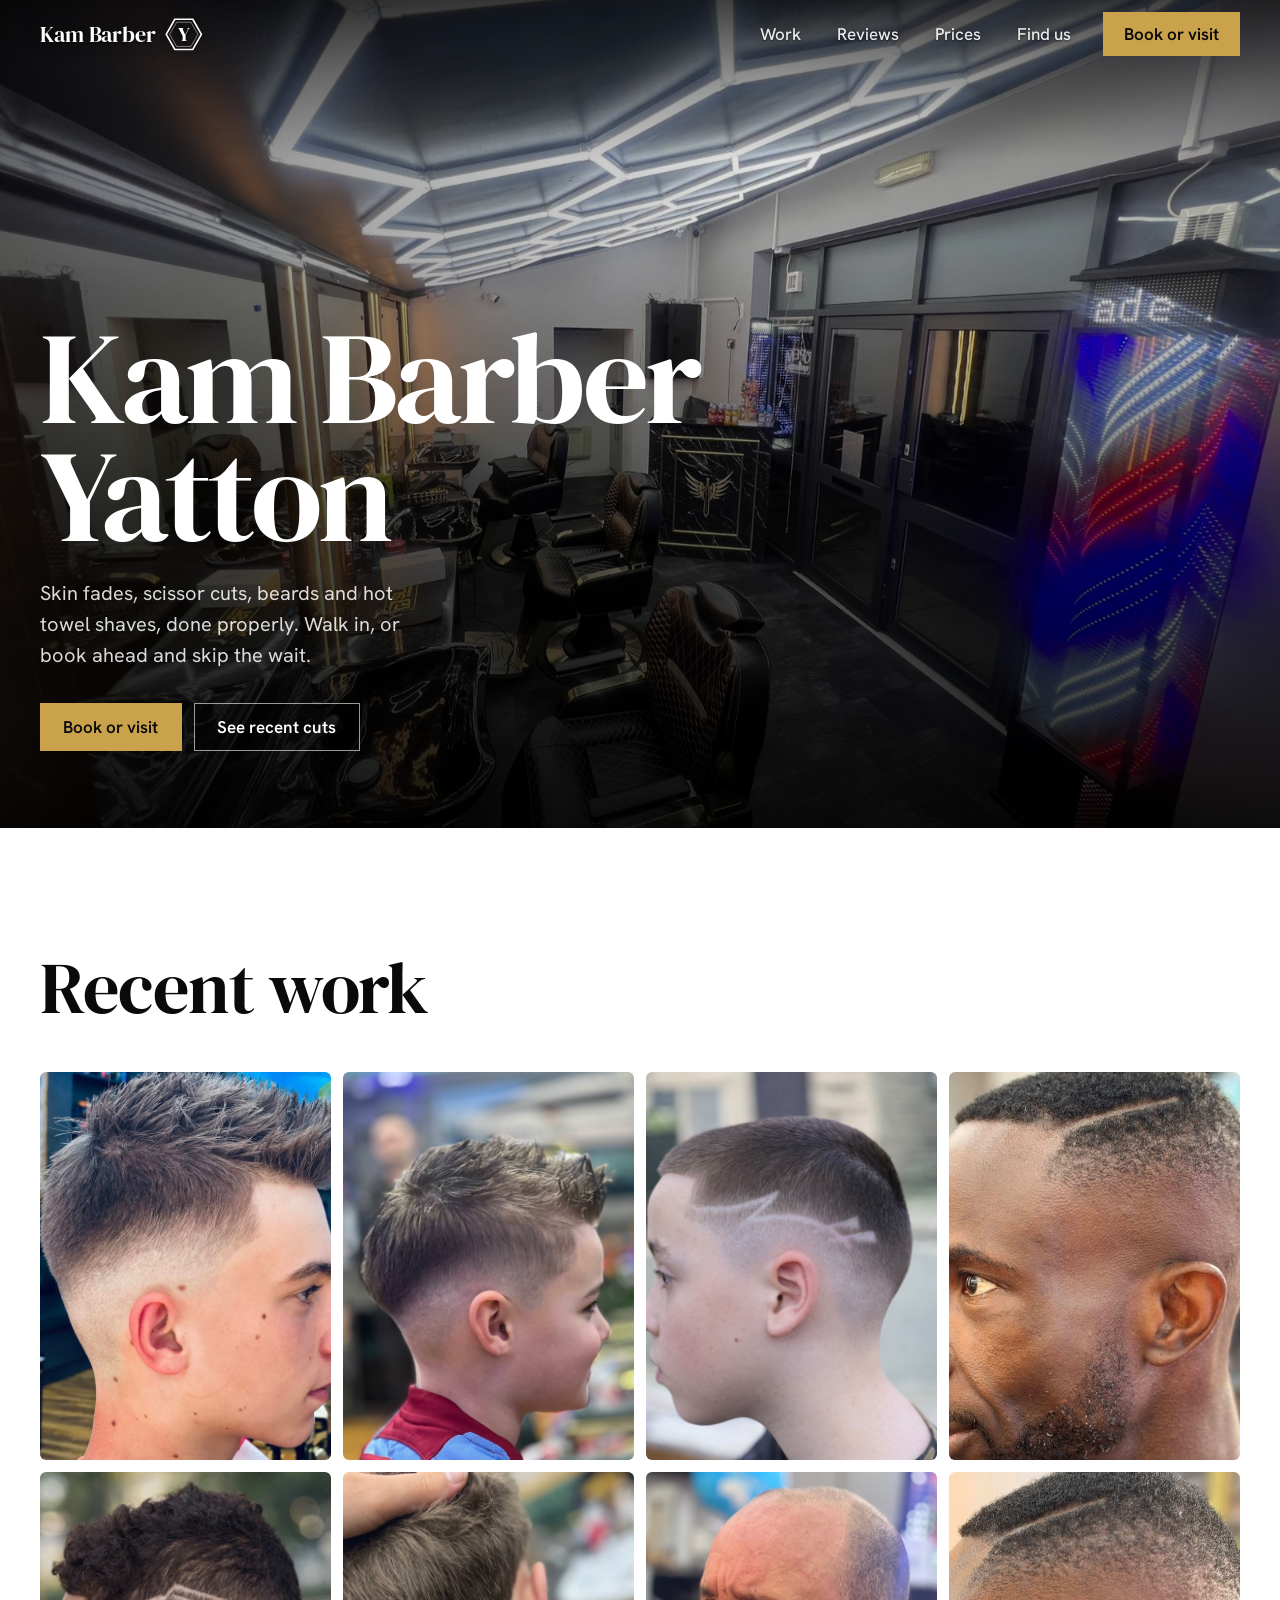
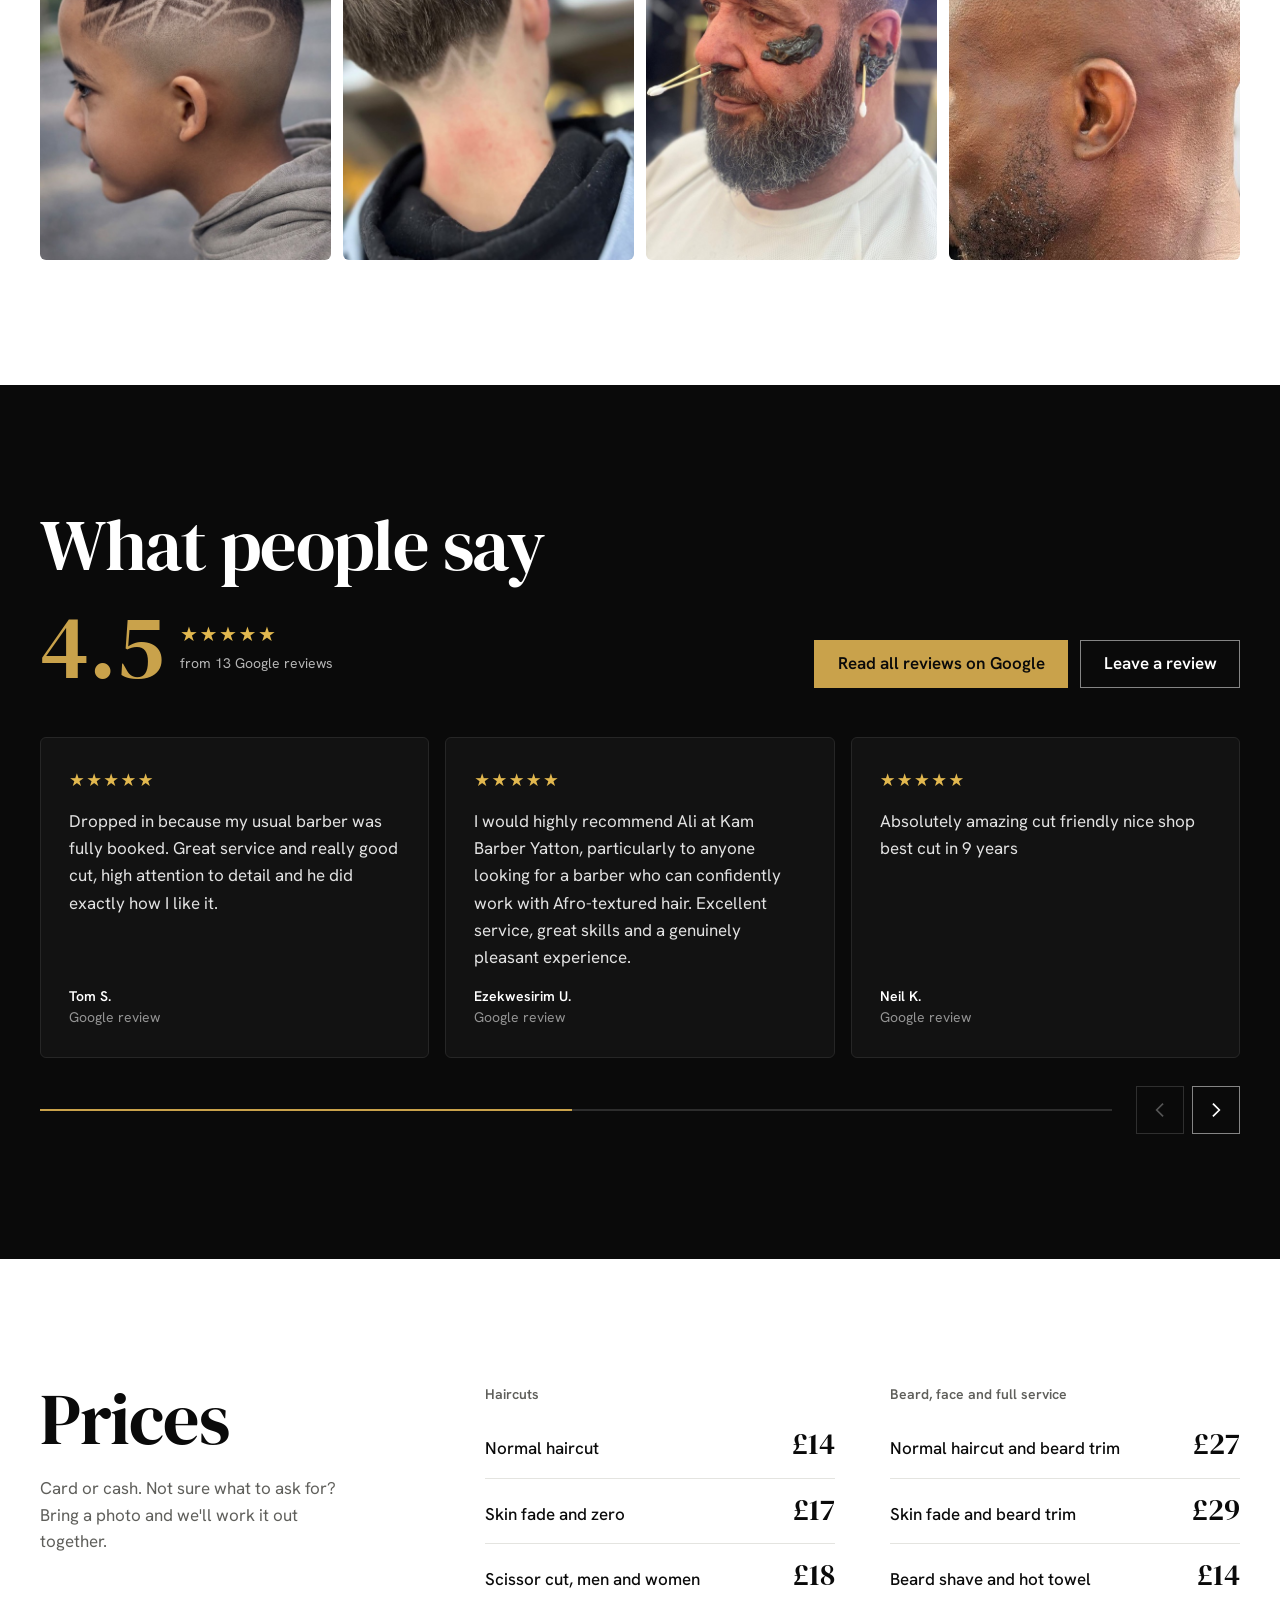
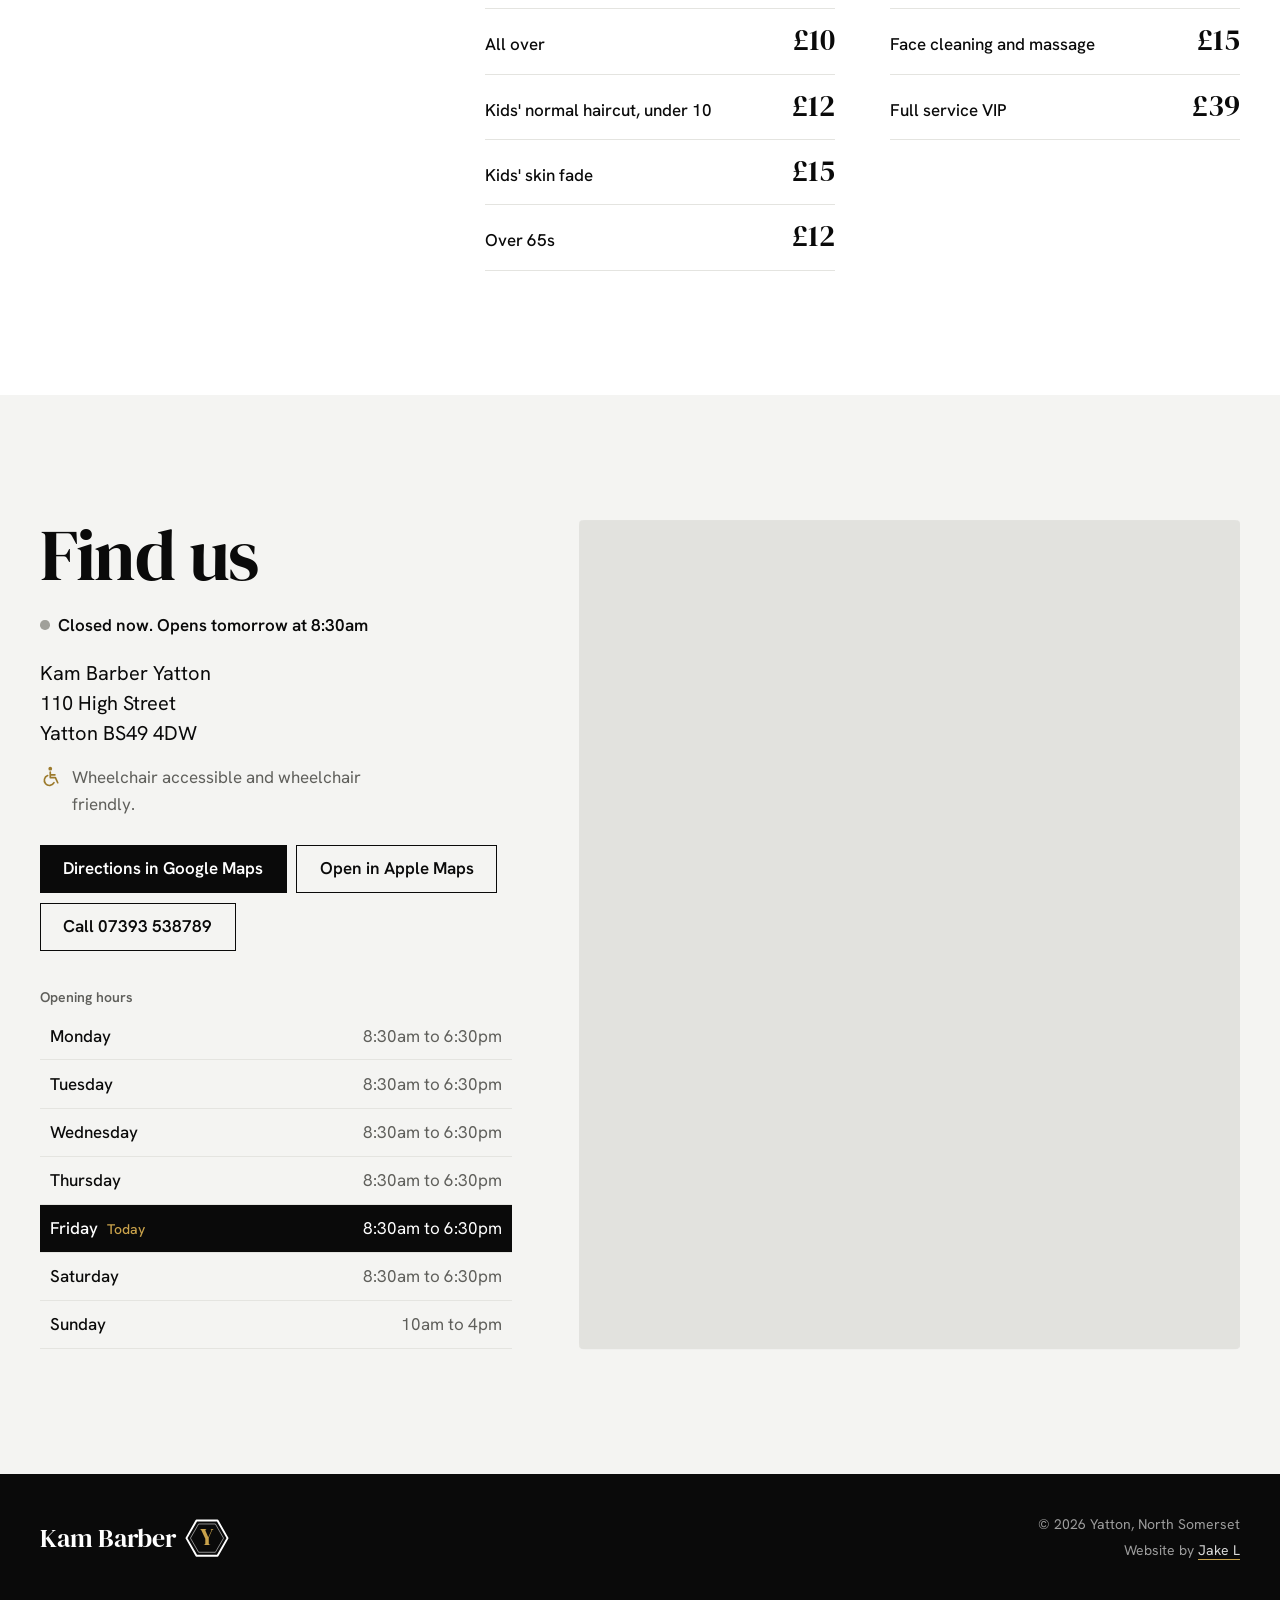
<file: index.html>
<!doctype html>
<html lang="en-GB">
<head>
  <meta charset="utf-8">
  <meta name="viewport" content="width=device-width, initial-scale=1">
  <title>Kam Barber Yatton | Barber in Yatton, North Somerset</title>
  <meta name="description" content="Kam Barber Yatton — haircuts, skin fades, beard trims and hot towel shaves on Yatton High Street, North Somerset. See recent cuts, read Google reviews and get directions.">
  <meta name="theme-color" content="#0A0A0A">

  <meta property="og:type" content="website">
  <meta property="og:title" content="Kam Barber Yatton">
  <meta property="og:description" content="Haircuts, skin fades, beard trims and hot towel shaves in Yatton. See recent cuts and get directions.">
  <meta property="og:url" content="https://kambarberyatton.com/">
  <meta property="og:site_name" content="Kam Barber Yatton">
  <meta property="og:image" content="https://kambarberyatton.com/assets/og-image.jpg">
  <meta property="og:image:type" content="image/jpeg">
  <meta property="og:image:width" content="1200">
  <meta property="og:image:height" content="630">
  <meta property="og:image:alt" content="Kam Barber Yatton: inside the shop, with quilted black and gold barber chairs under hexagon ceiling lights">
  <meta property="og:locale" content="en_GB">
  <meta name="twitter:card" content="summary_large_image">
  <link rel="canonical" href="https://kambarberyatton.com/">

  <link rel="icon" href="/favicon.ico" sizes="48x48">
  <link rel="icon" href="/assets/favicon.svg" type="image/svg+xml">
  <link rel="apple-touch-icon" href="/assets/icons/apple-touch-icon.png">
  <link rel="manifest" href="/site.webmanifest">
  <link rel="preconnect" href="https://fonts.googleapis.com">
  <link rel="preconnect" href="https://fonts.gstatic.com" crossorigin>
  <link href="https://fonts.googleapis.com/css2?family=DM+Serif+Display&family=Hanken+Grotesk:wght@400;500;600;700&display=swap" rel="stylesheet">
  <link rel="stylesheet" href="styles.css">

  <script type="application/ld+json">
  {
    "@context": "https://schema.org",
    "@type": "WebSite",
    "@id": "https://kambarberyatton.com/#website",
    "name": "Kam Barber Yatton",
    "url": "https://kambarberyatton.com/",
    "inLanguage": "en-GB",
    "publisher": { "@id": "https://kambarberyatton.com/#business" }
  }
  </script>
  <script type="application/ld+json">
  {
    "@context": "https://schema.org",
    "@type": "HairSalon",
    "@id": "https://kambarberyatton.com/#business",
    "name": "Kam Barber Yatton",
    "description": "Barber shop on Yatton High Street, North Somerset, offering haircuts, skin fades, kids' cuts, beard trims and hot towel shaves.",
    "url": "https://kambarberyatton.com/",
    "image": [
      "https://kambarberyatton.com/assets/og-image.jpg",
      "https://kambarberyatton.com/assets/photos/inside.jpg"
    ],
    "logo": "https://kambarberyatton.com/assets/icons/icon-512.png",
    "telephone": "+447393538789",
    "priceRange": "£10–£39",
    "currenciesAccepted": "GBP",
    "hasMap": "https://www.google.com/maps?cid=12672244166564746949",
    "geo": { "@type": "GeoCoordinates", "latitude": 51.3882, "longitude": -2.8223 },
    "areaServed": [
      { "@type": "City", "name": "Yatton" },
      { "@type": "AdministrativeArea", "name": "North Somerset" }
    ],
    "amenityFeature": [
      { "@type": "LocationFeatureSpecification", "name": "Wheelchair accessible", "value": true }
    ],
    "address": {
      "@type": "PostalAddress",
      "streetAddress": "110 High Street",
      "addressLocality": "Yatton",
      "addressRegion": "North Somerset",
      "postalCode": "BS49 4DW",
      "addressCountry": "GB"
    },
    "openingHoursSpecification": [
      { "@type": "OpeningHoursSpecification", "dayOfWeek": ["Monday","Tuesday","Wednesday","Thursday","Friday","Saturday"], "opens": "08:30", "closes": "18:30" },
      { "@type": "OpeningHoursSpecification", "dayOfWeek": "Sunday", "opens": "10:00", "closes": "16:00" }
    ]
  }
  </script>
</head>
<body>
  <a class="skip" href="#main">Skip to content</a>

  <header class="site-header" data-header>
    <div class="wrap header-inner">
      <a class="logo logo-header" href="#top" aria-label="Kam Barber Yatton, back to top"><span class="logo-word">Kam Barber</span><svg class="logo-hex" viewBox="0 0 46 40" aria-hidden="true" focusable="false"><path class="hex-outer" d="M12 1.5H34L44.5 20L34 38.5H12L1.5 20Z"/><path class="hex-inner" d="M14.2 5.2H31.8L40.3 20L31.8 34.8H14.2L5.7 20Z"/><text x="23" y="27.7" text-anchor="middle">Y</text></svg></a>
      <nav class="nav" aria-label="Main">
        <a href="#work">Work</a>
        <a href="#reviews">Reviews</a>
        <a href="#prices">Prices</a>
        <a href="#visit">Find us</a>
      </nav>
      <a class="btn btn-gold btn-small" href="#visit">Book or visit</a>
      <button class="burger" type="button" aria-expanded="false" aria-controls="menu" aria-label="Open menu" data-burger>
        <span></span><span></span>
      </button>
    </div>
  </header>

  <!-- Phone menu -->
  <nav class="menu" id="menu" aria-label="Menu" inert data-menu>
    <ul class="menu-links">
      <li style="--i:0"><a href="#top">Home</a></li>
      <li style="--i:1"><a href="#work">Recent work</a></li>
      <li style="--i:2"><a href="#reviews">Reviews</a></li>
      <li style="--i:3"><a href="#prices">Prices</a></li>
      <li style="--i:4"><a href="#visit">Find us</a></li>
    </ul>
    <div class="menu-foot">
      <p class="menu-status" data-menu-status></p>
      <div class="menu-actions">
        <a class="btn btn-line-light" href="tel:+447393538789">Call</a>
        <a class="btn btn-line-light" href="#" data-directions="google" target="_blank" rel="noopener">Directions</a>
        <a class="btn btn-gold" href="#visit">Book</a>
      </div>
      <p class="menu-address">110 High Street, Yatton BS49 4DW</p>
    </div>
  </nav>

  <main id="main">
    <!-- ============ HERO ============ -->
    <section class="hero" id="top">
      <img class="hero-photo" src="assets/photos/inside.jpg" width="1600" height="1200" fetchpriority="high"
           alt="Inside Kam Barber Yatton: black and gold quilted barber chairs, black basins and mirrors lit with gold light strips, hexagon lights across the ceiling and a light-up barber pole by the door">
      <div class="hero-shade" aria-hidden="true"></div>
      <div class="wrap hero-copy">
        <h1 class="wordmark">Kam Barber<br>Yatton</h1>
        <p class="hero-lede">Skin fades, scissor cuts, beards and hot towel shaves, done properly. Walk in, or book ahead and skip the wait.</p>
        <div class="actions">
          <a class="btn btn-gold" href="#visit">Book or visit</a>
          <a class="btn btn-glass" href="#work">See recent cuts</a>
        </div>
      </div>
      <!-- Phone-only scroll cue -->
      <a class="scroll-cue" href="#work" aria-label="Scroll down to recent work" data-scroll-cue>
        <span class="scroll-cue-text">Scroll</span>
        <span class="scroll-cue-track" aria-hidden="true"></span>
      </a>
    </section>

    <!-- ============ WORK ============ -->
    <!--
      Recent work. Each photo has a small version (cut-NN-small.jpg, used in the grid) and a large one
      (cut-NN.jpg, opened full screen). The first 8 show straight away; the rest appear with "Show all".
      To add a photo, copy a <li> line, point it at the new files and write a short description in alt.
    -->
    <section class="work" id="work" aria-labelledby="work-title">
      <div class="wrap">
        <div class="section-head">
          <h2 id="work-title" class="display" data-reveal="heading">Recent work</h2>
          <a class="text-link" href="https://www.instagram.com/" target="_blank" rel="noopener" data-instagram-link>More on Instagram</a>
        </div>
        <ul class="gallery" id="gallery" data-gallery data-reveal-group>
          <li><button class="shot" type="button" aria-label="View larger: Spiky textured top with a high skin fade"><img src="assets/photos/work/cut-01-small.jpg" data-full="assets/photos/work/cut-01.jpg" alt="Spiky textured top with a high skin fade" width="646" height="800" loading="lazy" decoding="async"></button></li>
          <li><button class="shot" type="button" aria-label="View larger: Boy's spiky textured top with a mid skin fade"><img src="assets/photos/work/cut-02-small.jpg" data-full="assets/photos/work/cut-02.jpg" alt="Boy's spiky textured top with a mid skin fade" width="647" height="800" loading="lazy" decoding="async"></button></li>
          <li><button class="shot" type="button" aria-label="View larger: Boy's short crop with a skin fade and a lightning-bolt design"><img src="assets/photos/work/cut-03-small.jpg" data-full="assets/photos/work/cut-03.jpg" alt="Boy's short crop with a skin fade and a lightning-bolt design" width="645" height="800" loading="lazy" decoding="async"></button></li>
          <li><button class="shot" type="button" aria-label="View larger: Short afro with a high skin fade, a shaved side part and a trimmed beard"><img src="assets/photos/work/cut-04-small.jpg" data-full="assets/photos/work/cut-04.jpg" alt="Short afro with a high skin fade, a shaved side part and a trimmed beard" width="800" height="666" loading="lazy" decoding="async"></button></li>
          <li><button class="shot" type="button" aria-label="View larger: Boy's curly top with a skin fade and a geometric line design"><img src="assets/photos/work/cut-05-small.jpg" data-full="assets/photos/work/cut-05.jpg" alt="Boy's curly top with a skin fade and a geometric line design" width="647" height="800" loading="lazy" decoding="async"></button></li>
          <li><button class="shot" type="button" aria-label="View larger: Tapered neckline with a zigzag design shaved into it"><img src="assets/photos/work/cut-06-small.jpg" data-full="assets/photos/work/cut-06.jpg" alt="Tapered neckline with a zigzag design shaved into it" width="649" height="800" loading="lazy" decoding="async"></button></li>
          <li><button class="shot" type="button" aria-label="View larger: Hot wax nose, ear and cheek hair removal, with a full grey beard"><img src="assets/photos/work/cut-07-small.jpg" data-full="assets/photos/work/cut-07.jpg" alt="Hot wax nose, ear and cheek hair removal, with a full grey beard" width="600" height="800" loading="lazy" decoding="async"></button></li>
          <li><button class="shot" type="button" aria-label="View larger: Short afro with a high skin fade and a shaved side part, side view"><img src="assets/photos/work/cut-08-small.jpg" data-full="assets/photos/work/cut-08.jpg" alt="Short afro with a high skin fade and a shaved side part, side view" width="800" height="669" loading="lazy" decoding="async"></button></li>
        </ul>
        <div class="gallery-more">
          <button class="btn btn-line" type="button" aria-controls="gallery" aria-expanded="false" data-gallery-more>Show all 8 cuts</button>
        </div>
      </div>
    </section>

    <!-- ============ REVIEWS ============ -->
    <!--
      With SETTINGS.googleApiKey and SETTINGS.googlePlaceId set in script.js, the rating and latest
      reviews load live from Google and replace the sample cards below.
    -->
    <section class="reviews" id="reviews" aria-labelledby="reviews-title">
      <div class="wrap">
        <div class="reviews-head">
          <div>
            <h2 id="reviews-title" class="display" data-reveal="heading">What people say</h2>
            <p class="reviews-score" data-score data-reveal>
              <span class="score-num" data-score-num data-count>5.0</span>
              <span class="score-meta">
                <span class="stars" aria-hidden="true" data-stars>★★★★★</span>
                <span data-score-count>on Google</span>
              </span>
            </p>
          </div>
          <div class="reviews-links" data-reveal>
            <a class="btn btn-gold" href="https://www.google.com/maps?cid=12672244166564746949" target="_blank" rel="noopener" data-review-link>Read all reviews on Google</a>
            <a class="btn btn-line-light" href="https://www.google.com/maps/search/?api=1&amp;query=Kam+Barber+Yatton+110+High+St+BS49+4DW" target="_blank" rel="noopener" data-write-review-link>Leave a review</a>
          </div>
        </div>

        <!--
          Reviews slider. To add a review, copy this card into the list below and change the words:

          <li class="review">
            <span class="stars" role="img" aria-label="5 out of 5 stars">★★★★★</span>
            <blockquote><p>What the customer said.</p></blockquote>
            <p class="review-by"><span>Customer name<span class="review-when">Google review</span></span></p>
          </li>

          These are real Google reviews for the Yatton shop, copied word for word on 23 Nov 2026 (reviewer's name as shown,
          shortened to first name and initial). Ezekwesirim's is the last paragraph of a longer review.
          If live Google reviews are ever switched on (script.js), Google's latest are added after these.
        -->
        <ul class="review-list" id="review-list" data-reviews data-reveal-group tabindex="0" aria-label="Customer reviews">
          <li class="review">
            <span class="stars" role="img" aria-label="5 out of 5 stars">★★★★★</span>
            <blockquote><p>Dropped in because my usual barber was fully booked. Great service and really good cut, high attention to detail and he did exactly how I like it.</p></blockquote>
            <p class="review-by"><span>Tom S.<span class="review-when">Google review</span></span></p>
          </li>
          <li class="review">
            <span class="stars" role="img" aria-label="5 out of 5 stars">★★★★★</span>
            <blockquote><p>I would highly recommend Ali at Kam Barber Yatton, particularly to anyone looking for a barber who can confidently work with Afro-textured hair. Excellent service, great skills and a genuinely pleasant experience.</p></blockquote>
            <p class="review-by"><span>Ezekwesirim U.<span class="review-when">Google review</span></span></p>
          </li>
          <li class="review">
            <span class="stars" role="img" aria-label="5 out of 5 stars">★★★★★</span>
            <blockquote><p>Absolutely amazing cut friendly nice shop best cut in 9 years</p></blockquote>
            <p class="review-by"><span>Neil K.<span class="review-when">Google review</span></span></p>
          </li>
          <li class="review">
            <span class="stars" role="img" aria-label="5 out of 5 stars">★★★★★</span>
            <blockquote><p>professional, friendly and open as early as 8:30 AM, which is great</p></blockquote>
            <p class="review-by"><span>Zhelwan<span class="review-when">Google review</span></span></p>
          </li>
          <li class="review">
            <span class="stars" role="img" aria-label="5 out of 5 stars">★★★★★</span>
            <blockquote><p>Brilliant definitely worth it sutch nice people friendly as anything</p></blockquote>
            <p class="review-by"><span>Livesey<span class="review-when">Google review</span></span></p>
          </li>
          <li class="review">
            <span class="stars" role="img" aria-label="5 out of 5 stars">★★★★★</span>
            <blockquote><p>Great hair cut and nice people</p></blockquote>
            <p class="review-by"><span>Joe C.<span class="review-when">Google review</span></span></p>
          </li>
        </ul>
        <div class="slider-controls" data-slider-controls>
          <div class="slider-progress" aria-hidden="true"><span data-slider-bar></span></div>
          <div class="slider-btns">
            <button class="slider-btn" type="button" aria-controls="review-list" aria-label="Previous reviews" data-slider-prev>
              <svg viewBox="0 0 24 24" aria-hidden="true" focusable="false"><path d="M15 5l-7 7 7 7"/></svg>
            </button>
            <button class="slider-btn" type="button" aria-controls="review-list" aria-label="Next reviews" data-slider-next>
              <svg viewBox="0 0 24 24" aria-hidden="true" focusable="false"><path d="M9 5l7 7-7 7"/></svg>
            </button>
          </div>
        </div>
        <p class="reviews-credit" data-reviews-credit hidden>Reviews from Google</p>
      </div>
    </section>

    <!-- ============ PRICES ============ -->
    <!-- Same prices as the Clevedon shop (confirmed 23 Nov 2026). -->
    <section class="prices" id="prices" aria-labelledby="prices-title">
      <div class="wrap prices-grid">
        <div class="prices-intro">
          <h2 id="prices-title" class="display" data-reveal="heading">Prices</h2>
          <p data-reveal>Card or cash. Not sure what to ask for? Bring a photo and we'll work it out together.</p>
        </div>
        <div class="price-cols">
          <div>
            <h3 class="price-group">Haircuts</h3>
            <dl class="price-list" data-reveal-group>
              <div><dt>Normal haircut</dt><dd>£14</dd></div>
              <div><dt>Skin fade and zero</dt><dd>£17</dd></div>
              <div><dt>Scissor cut, men and women</dt><dd>£18</dd></div>
              <div><dt>All over</dt><dd>£10</dd></div>
              <div><dt>Kids' normal haircut, under 10</dt><dd>£12</dd></div>
              <div><dt>Kids' skin fade</dt><dd>£15</dd></div>
              <div><dt>Over 65s</dt><dd>£12</dd></div>
            </dl>
          </div>
          <div>
            <h3 class="price-group">Beard, face and full service</h3>
            <dl class="price-list" data-reveal-group>
              <div><dt>Normal haircut and beard trim</dt><dd>£27</dd></div>
              <div><dt>Skin fade and beard trim</dt><dd>£29</dd></div>
              <div><dt>Beard shave and hot towel</dt><dd>£14</dd></div>
              <div><dt>Face cleaning and massage</dt><dd>£15</dd></div>
              <div><dt>Full service VIP</dt><dd>£39</dd></div>
            </dl>
          </div>
        </div>
      </div>
    </section>

    <!-- ============ VISIT: hours, map, directions ============ -->
    <section class="visit" id="visit" aria-labelledby="visit-title">
      <div class="wrap visit-grid">
        <div class="visit-info">
          <h2 id="visit-title" class="display" data-reveal="heading">Find us</h2>
          <p class="status" data-status aria-live="polite" data-reveal></p>
          <address class="address" data-reveal>
            Kam Barber Yatton<br>
            110 High Street<br>
            Yatton BS49 4DW
          </address>
          <p class="access" data-reveal>
            <svg viewBox="0 0 24 24" aria-hidden="true" focusable="false"><circle cx="11" cy="4" r="2"/><path d="M11 7.5v6h5.5l2.5 5.5M11 10.5h5M8.2 11.3A5.5 5.5 0 1 0 15 19"/></svg>
            Wheelchair accessible and wheelchair friendly.
          </p>

          <div class="direction-btns" data-reveal>
            <a class="btn btn-ink" href="#" data-directions="google" target="_blank" rel="noopener">Directions in Google Maps</a>
            <a class="btn btn-line" href="#" data-directions="apple" target="_blank" rel="noopener">Open in Apple Maps</a>
          </div>
          <div class="direction-btns" data-reveal>
            <a class="btn btn-line" href="tel:+447393538789">Call 07393 538789</a>
            <a class="btn btn-line" href="#" target="_blank" rel="noopener" data-book-external>Book on Booksy</a>
          </div>

          <h3 class="hours-title" id="hours">Opening hours</h3>
          <!-- Times use 24-hour format in data-open / data-close. Leave both empty for closed days.
               When Google reviews are switched on (see script.js), these update themselves from Google. -->
          <table class="hours" data-hours>
            <caption class="sr-only">Opening hours for each day of the week</caption>
            <tbody data-reveal-group>
              <tr data-day="1" data-open="08:30" data-close="18:30"><th scope="row">Monday</th><td>8:30am to 6:30pm</td></tr>
              <tr data-day="2" data-open="08:30" data-close="18:30"><th scope="row">Tuesday</th><td>8:30am to 6:30pm</td></tr>
              <tr data-day="3" data-open="08:30" data-close="18:30"><th scope="row">Wednesday</th><td>8:30am to 6:30pm</td></tr>
              <tr data-day="4" data-open="08:30" data-close="18:30"><th scope="row">Thursday</th><td>8:30am to 6:30pm</td></tr>
              <tr data-day="5" data-open="08:30" data-close="18:30"><th scope="row">Friday</th><td>8:30am to 6:30pm</td></tr>
              <tr data-day="6" data-open="08:30" data-close="18:30"><th scope="row">Saturday</th><td>8:30am to 6:30pm</td></tr>
              <tr data-day="0" data-open="10:00" data-close="16:00"><th scope="row">Sunday</th><td>10am to 4pm</td></tr>
            </tbody>
          </table>
        </div>

        <div class="map-wrap" data-reveal="wipe">
          <!-- The map loads when it scrolls into view. Its location comes from SETTINGS.mapQuery in script.js. -->
          <iframe class="map" data-map title="Map showing Kam Barber Yatton on Yatton High Street" loading="lazy"
                  referrerpolicy="no-referrer-when-downgrade" allowfullscreen></iframe>
        </div>
      </div>
    </section>
  </main>

  <footer class="site-footer">
    <div class="wrap footer-inner">
      <a class="logo logo-footer" href="#top" aria-label="Kam Barber Yatton, back to top"><span class="logo-word">Kam Barber</span><svg class="logo-hex" viewBox="0 0 46 40" aria-hidden="true" focusable="false"><path class="hex-outer" d="M12 1.5H34L44.5 20L34 38.5H12L1.5 20Z"/><path class="hex-inner" d="M14.2 5.2H31.8L40.3 20L31.8 34.8H14.2L5.7 20Z"/><text x="23" y="27.7" text-anchor="middle">Y</text></svg></a>
      <div class="footer-meta">
        <p>© <span data-year>2026</span> Yatton, North Somerset</p>
        <p class="credit" data-credit hidden>Website by <a href="#" target="_blank" rel="noopener" data-credit-link></a></p>
      </div>
    </div>
  </footer>


  <!-- Full-screen photo viewer -->
  <dialog class="lightbox" data-lightbox aria-label="Photo viewer">
    <img data-lightbox-img alt="">
    <button class="lb-btn lb-close" type="button" data-lightbox-close aria-label="Close">×</button>
    <button class="lb-btn lb-prev" type="button" data-lightbox-prev aria-label="Previous photo">‹</button>
    <button class="lb-btn lb-next" type="button" data-lightbox-next aria-label="Next photo">›</button>
  </dialog>

  <script src="script.js" defer></script>
</body>
</html>
</file>
<file: styles.css>
/* ==========================================================
   Kam Barber Yatton
   White gallery walls so the photos lead, with the black and
   gold of the shop's chairs as the accents.
   ========================================================== */

:root {
  --paper: #FFFFFF;
  --mist: #F4F4F2;        /* quiet panels */
  --ink: #0A0A0A;         /* text, black bands */
  --stone: #5F5F5B;       /* secondary text on white */
  --line: #E4E4E0;
  --gold: #C9A24B;        /* chair gold, on dark */
  --gold-deep: #9C7A2C;   /* gold that reads on white */
  --star: #E2B84F;

  --serif: "DM Serif Display", Georgia, serif;
  --sans: "Hanken Grotesk", system-ui, -apple-system, "Segoe UI", sans-serif;

  --step--1: 0.875rem;
  --step-0: 1.0625rem;
  --step-1: 1.25rem;
  --step-2: clamp(1.5rem, 1.2rem + 1vw, 1.875rem);
  --step-3: clamp(2.5rem, 1.6rem + 3.6vw, 4.5rem);
  --step-hero: clamp(3.5rem, 1rem + 9vw, 9.5rem);

  --gutter: clamp(1rem, 0.5rem + 2.5vw, 2.5rem);
  --max: 80rem;
  --radius: 6px;
}

*,
*::before,
*::after { box-sizing: border-box; }

html { scroll-behavior: smooth; scroll-padding-top: 4.25rem; -webkit-text-size-adjust: 100%; }

body {
  margin: 0;
  background: var(--paper);
  color: var(--ink);
  font-family: var(--sans);
  font-size: var(--step-0);
  line-height: 1.55;
  -webkit-font-smoothing: antialiased;
}

img { max-width: 100%; display: block; }
[hidden] { display: none !important; }
a { color: inherit; }
button { font: inherit; color: inherit; }

/* Two-tone focus ring: the black inner line shows on light backgrounds, the gold outer ring on dark */
:focus-visible {
  outline: 2px solid var(--ink);
  outline-offset: 2px;
  box-shadow: 0 0 0 5px var(--gold);
  border-radius: 2px;
}

.wrap {
  width: 100%;
  max-width: var(--max);
  margin-inline: auto;
  padding-inline: var(--gutter);
}

.sr-only {
  position: absolute; width: 1px; height: 1px; padding: 0; margin: -1px;
  overflow: hidden; clip: rect(0 0 0 0); white-space: nowrap; border: 0;
}

.skip {
  position: absolute; left: 1rem; top: -4rem; z-index: 100;
  background: var(--ink); color: var(--paper); padding: .6rem 1rem;
  font-weight: 600; text-decoration: none; border-radius: var(--radius);
}
.skip:focus { top: 1rem; }

.display {
  font-family: var(--serif);
  font-optical-sizing: auto;
  font-weight: 400;
  font-size: var(--step-3);
  line-height: 1;
  letter-spacing: -.02em;
  margin: 0;
}

.text-link {
  font-weight: 600;
  text-underline-offset: .3em;
  text-decoration-thickness: 1px;
  text-decoration-color: var(--gold-deep);
}
.text-link:hover { color: var(--gold-deep); }

/* ---------- Buttons ---------- */
.btn {
  display: inline-flex; align-items: center; justify-content: center;
  min-height: 3rem;
  padding: .75rem 1.4rem;
  font: 600 var(--step-0)/1 var(--sans);
  text-decoration: none;
  border-radius: 0;
  border: 1.5px solid transparent;
  background: transparent;   /* buttons get a grey default background in browsers */
  -webkit-appearance: none;
  appearance: none;
  cursor: pointer;
  transition: background-color .15s ease, color .15s ease, border-color .15s ease;
  white-space: nowrap;
}
.btn-gold { background: var(--gold); color: var(--ink); }
.btn-gold:hover { background: #D8B45F; }
.btn-ink { background: var(--ink); color: var(--paper); }
.btn-ink:hover { background: #2A2A2A; }
.btn-line { border-color: var(--ink); color: var(--ink); }
.btn-line:hover { background: var(--ink); color: var(--paper); }
.btn-line-light { border-color: rgba(255, 255, 255, .5); color: var(--paper); }
.btn-line-light:hover { border-color: var(--paper); }
.btn-glass {
  color: var(--paper);
  border-color: rgba(255, 255, 255, .6);
  background: rgba(0, 0, 0, .25);
  -webkit-backdrop-filter: blur(6px);
  backdrop-filter: blur(6px);
}
.btn-glass:hover { background: rgba(0, 0, 0, .45); border-color: var(--paper); }
.btn-small { min-height: 2.5rem; padding: .5rem 1rem; font-size: var(--step--1); }

/* ---------- Header: clear over the photo, solid once you scroll ---------- */
.site-header {
  position: fixed; top: 0; left: 0; right: 0; z-index: 50;
  color: var(--paper);
  transition: background-color .25s ease, color .25s ease, box-shadow .25s ease;
}
/* Over the photo, a soft shadow keeps the logo and links readable against the bright ceiling lights */
.site-header:not(.is-solid):not(.menu-open) .logo,
.site-header:not(.is-solid):not(.menu-open) .nav a {
  text-shadow: 0 1px 2px rgba(0, 0, 0, .6), 0 0 14px rgba(0, 0, 0, .55);
}
.site-header:not(.is-solid):not(.menu-open) .logo-hex { filter: drop-shadow(0 1px 3px rgba(0, 0, 0, .6)); }
.site-header.is-solid {
  background: rgba(10, 10, 10, .94);
  -webkit-backdrop-filter: blur(10px);
  backdrop-filter: blur(10px);
  box-shadow: 0 1px 0 rgba(255, 255, 255, .08);
}
.header-inner { display: flex; align-items: center; gap: 2rem; min-height: 4.25rem; }
/* Logo: "Kam Barber" with a Y (for Yatton) set in a hexagon, after the shop's hexagon ceiling lights */
.logo {
  display: inline-flex; align-items: center; gap: .55rem;
  color: var(--paper);
  text-decoration: none;
  line-height: 1;
}
.logo-header { margin-right: auto; }
.logo-word {
  font-family: var(--serif);
  font-size: 1.375rem;
  letter-spacing: -.005em;
  white-space: nowrap;
}
.logo-hex { width: 2.35rem; height: auto; flex: none; overflow: visible; }
.logo-hex .hex-outer { fill: none; stroke: currentColor; stroke-width: 2; stroke-linejoin: round; }
.logo-hex .hex-inner { fill: none; stroke: currentColor; stroke-width: 1; stroke-linejoin: round; opacity: .55; }
.logo-hex text { font-family: var(--serif); font-size: 24px; fill: currentColor; transition: fill .25s ease; }
.logo-footer .logo-word { font-size: 1.625rem; }
.logo-footer .logo-hex { width: 2.75rem; }
/* The 1 turns gold on black, matching the favicon: the solid header, the open phone menu, and the footer */
.site-header.is-solid .logo-hex text,
.site-header.menu-open .logo-hex text,
.logo-footer .logo-hex text { fill: var(--gold); }
.nav { display: flex; gap: 2.25rem; }
.nav a {
  text-decoration: none;
  font-size: var(--step-0);
  font-weight: 500;
  opacity: .9;
  padding-block: .5rem;
  background: linear-gradient(var(--gold), var(--gold)) no-repeat left calc(100% - .2rem) / 0 1.5px;
  transition: opacity .15s ease, background-size .25s cubic-bezier(.2, .7, .2, 1);
}
.nav a:hover { opacity: 1; background-size: 100% 1.5px; }
/* Header button matches the larger links */
.site-header .btn-small { min-height: 2.75rem; padding: .6rem 1.25rem; font-size: var(--step-0); }

/* ---------- Hero ---------- */
.hero {
  position: relative;
  min-height: 92svh;
  display: flex;
  align-items: flex-end;
  color: var(--paper);
  background: var(--ink);
  overflow: hidden;
  isolation: isolate;
}
.hero-photo {
  position: absolute; inset: 0;
  width: 100%; height: 100%;
  object-fit: cover;
  object-position: 50% 40%;
  z-index: -2;
  animation: settle 2.4s cubic-bezier(.2, .7, .2, 1) both;
}
@keyframes settle {
  from { transform: scale(1.08); opacity: .4; }
  to   { transform: scale(1); opacity: 1; }
}
.hero-shade {
  position: absolute; inset: 0; z-index: -1;
  background:
    linear-gradient(to bottom, rgba(0, 0, 0, .72) 0, rgba(0, 0, 0, .35) 5rem, transparent 10rem),
    linear-gradient(to top, rgba(0, 0, 0, .88) 0%, rgba(0, 0, 0, .55) 38%, rgba(0, 0, 0, .1) 70%),
    linear-gradient(to right, rgba(0, 0, 0, .5), transparent 60%);
}
.hero-copy { padding-block: 8rem clamp(3rem, 2rem + 5svh, 6rem); }

/* Scroll cue (phones only): a gold dash travelling down a thin line */
.scroll-cue { display: none; }
@media (max-width: 40rem) {
  .hero-copy { padding-bottom: 6.5rem; }
  .scroll-cue {
    position: absolute; left: 50%; bottom: 1rem;
    translate: -50% 0;
    display: flex; flex-direction: column; align-items: center; gap: .5rem;
    padding: .5rem 1.25rem;
    color: rgba(255, 255, 255, .8);
    font-size: .875rem; font-weight: 500; letter-spacing: .02em;
    text-decoration: none;
    animation: rise .9s cubic-bezier(.2, .7, .2, 1) .9s both;
    transition: opacity .4s ease;
  }
  .scroll-cue.is-hidden { opacity: 0; pointer-events: none; }
}
.scroll-cue-track {
  position: relative;
  width: 1.5px; height: 2.75rem;
  border-radius: 2px;
  background: rgba(255, 255, 255, .25);
  overflow: hidden;
}
.scroll-cue-track::after {
  content: "";
  position: absolute; left: 0; right: 0; top: 0;
  height: 40%;
  border-radius: 2px;
  background: var(--gold);
  animation: cue 1.9s cubic-bezier(.6, 0, .3, 1) 1.6s infinite both;
}
@keyframes cue {
  from { transform: translateY(-100%); }
  to   { transform: translateY(250%); }
}
.wordmark {
  font-family: var(--serif);
  font-optical-sizing: auto;
  font-weight: 400;
  font-size: var(--step-hero);
  line-height: .9;
  letter-spacing: -.03em;
  font-variant-numeric: lining-nums;
  margin: 0 0 1.5rem;
}
.hero-lede {
  max-width: 36ch;
  font-size: var(--step-1);
  color: rgba(255, 255, 255, .85);
  margin: 0 0 2rem;
}
.actions { display: flex; flex-wrap: wrap; gap: .75rem; }

.hero-copy > * { animation: rise .9s cubic-bezier(.2, .7, .2, 1) both; }
.hero-copy > :nth-child(2) { animation-delay: .1s; }
.hero-copy > :nth-child(3) { animation-delay: .2s; }
.hero-copy > :nth-child(4) { animation-delay: .3s; }
@keyframes rise {
  from { opacity: 0; transform: translateY(16px); }
  to   { opacity: 1; transform: none; }
}

.stars { color: var(--star); letter-spacing: .08em; }

/* ---------- Sections ---------- */
.work,
.prices,
.visit { padding-block: clamp(4.5rem, 3rem + 6vw, 8rem); }

.section-head {
  display: flex; flex-wrap: wrap; align-items: baseline; justify-content: space-between;
  gap: 1rem 2rem;
  margin-bottom: clamp(2rem, 1.5rem + 2vw, 3rem);
}

/* ---------- Gallery ---------- */
.gallery {
  list-style: none; margin: 0; padding: 0;
  display: grid;
  grid-template-columns: repeat(4, minmax(0, 1fr));
  grid-auto-rows: minmax(0, 1fr);
  gap: .75rem;
}
.gallery li { aspect-ratio: 3 / 4; }
.gallery:not(.is-expanded) .is-extra { display: none; }
.gallery.is-expanded .is-extra { animation: reveal .5s cubic-bezier(.2, .7, .2, 1) both; }
@keyframes reveal {
  from { opacity: 0; transform: translateY(12px); }
  to   { opacity: 1; transform: none; }
}
.gallery-more { display: flex; justify-content: center; margin-top: 2rem; }
.shot {
  display: block;
  width: 100%; height: 100%;
  padding: 0; border: 0;
  border-radius: var(--radius);
  overflow: hidden;
  background: var(--mist);
  cursor: zoom-in;
  position: relative;
}
.shot img {
  width: 100%; height: 100%;
  object-fit: cover;
  transition: transform .5s cubic-bezier(.2, .7, .2, 1);
}
.shot:hover img { transform: scale(1.04); }

/* ---------- Reviews ---------- */
.reviews {
  background: var(--ink);
  color: var(--paper);
  padding-block: clamp(4.5rem, 3rem + 6vw, 8rem);
}
.reviews-head {
  display: flex; flex-wrap: wrap; align-items: flex-end; justify-content: space-between;
  gap: 2rem;
  margin-bottom: clamp(2rem, 1.5rem + 2vw, 3.5rem);
}
.reviews-score { display: flex; flex-wrap: wrap; align-items: center; gap: .5rem 1rem; margin: 1.5rem 0 0; }
.score-num {
  font-family: var(--serif);
  font-size: clamp(3.5rem, 2.5rem + 4vw, 6rem);
  line-height: .9;
  color: var(--gold);
}
.score-meta { display: flex; flex-direction: column; gap: .2rem; color: rgba(255, 255, 255, .7); font-size: var(--step--1); }
.score-meta .stars { font-size: 1.25rem; }
.reviews-links { display: flex; flex-wrap: wrap; gap: .75rem; }

/* Slider: a native horizontal scroller that snaps to each card */
.review-list {
  --per-view: 3;
  --gap: 1rem;
  list-style: none; margin: 0; padding: 0;
  display: grid;
  grid-auto-flow: column;
  grid-auto-columns: calc((100% - (var(--per-view) - 1) * var(--gap)) / var(--per-view));
  gap: var(--gap);
  overflow-x: auto;
  overscroll-behavior-x: contain;
  scroll-snap-type: x mandatory;
  scroll-behavior: smooth;
  scrollbar-width: none;
  -webkit-overflow-scrolling: touch;
}
.review-list::-webkit-scrollbar { display: none; }
.review-list:focus-visible { outline-offset: 6px; }
.review { scroll-snap-align: start; }

.slider-controls {
  display: flex; align-items: center; gap: 1.5rem;
  margin-top: 1.75rem;
}
.slider-progress {
  position: relative;
  flex: 1;
  height: 2px;
  background: rgba(255, 255, 255, .14);
  overflow: hidden;
}
.slider-progress span {
  position: absolute; top: 0; bottom: 0; left: 0;
  width: 33%;
  background: var(--gold);
  transition: left .35s cubic-bezier(.2, .7, .2, 1), width .35s ease;
}
.slider-btns { display: flex; gap: .5rem; }
.slider-btn {
  display: grid; place-items: center;
  width: 3rem; height: 3rem;
  padding: 0;
  border: 1.5px solid rgba(255, 255, 255, .5);
  background: transparent;
  color: var(--paper);
  cursor: pointer;
  transition: background-color .15s ease, color .15s ease, border-color .15s ease, opacity .2s ease;
}
.slider-btn:hover:not(:disabled) { background: var(--paper); color: var(--ink); border-color: var(--paper); }
.slider-btn:disabled { opacity: .3; cursor: default; }
.slider-btn svg { width: 1.25rem; height: 1.25rem; fill: none; stroke: currentColor; stroke-width: 2; stroke-linecap: square; }

.review {
  display: flex; flex-direction: column; gap: .9rem;
  padding: 1.75rem;
  border: 1px solid #262626;
  border-radius: var(--radius);
  background: #121212;
}
.review .stars { font-size: 1.1rem; }
.review blockquote { margin: 0; }
.review blockquote p {
  margin: 0;
  font-size: var(--step-0);
  line-height: 1.6;
  color: rgba(255, 255, 255, .88);
  display: -webkit-box;
  -webkit-line-clamp: 7;
  -webkit-box-orient: vertical;
  overflow: hidden;
}
.review-by {
  margin: auto 0 0;
  display: flex; align-items: center; gap: .65rem;
  font-weight: 600; font-size: var(--step--1);
}
.review-by img { width: 2rem; height: 2rem; border-radius: 50%; }
.review-by a { text-decoration: none; }
.review-by a:hover { text-decoration: underline; }
.review-when { display: block; font-weight: 400; color: rgba(255, 255, 255, .55); }
.sample-tag {
  align-self: flex-start;
  margin: 0;
  padding: .2rem .55rem;
  border-radius: 4px;
  font-size: .875rem; font-weight: 600;
  background: #3A2E12; color: var(--gold);
}
.reviews-credit { margin: 1.5rem 0 0; font-size: var(--step--1); color: rgba(255, 255, 255, .55); }

/* ---------- Prices ---------- */
.prices-grid {
  display: grid;
  grid-template-columns: minmax(0, 4fr) minmax(0, 8fr);
  gap: clamp(2rem, 1rem + 4vw, 6rem);
}
.prices-intro p { color: var(--stone); max-width: 30ch; margin: 1.25rem 0 0; }
.price-cols { display: grid; grid-template-columns: repeat(2, minmax(0, 1fr)); gap: clamp(2rem, 1rem + 3vw, 4rem); }
.price-group {
  font-size: var(--step--1); font-weight: 600; color: var(--stone);
  margin: 0 0 .5rem;
}
.price-list { margin: 0; }
.price-list div {
  display: flex; justify-content: space-between; align-items: baseline; gap: 1rem;
  padding: 1rem 0;
  border-bottom: 1px solid var(--line);
}
.price-list dt { font-weight: 500; }
.price-list dd {
  margin: 0;
  font-family: var(--serif);
  font-size: var(--step-2);
  font-weight: 400;
  line-height: 1;
  font-variant-numeric: lining-nums;
}

/* ---------- Visit ---------- */
.visit { background: var(--mist); }
.visit-grid {
  display: grid;
  grid-template-columns: minmax(0, 5fr) minmax(0, 7fr);
  gap: clamp(2rem, 1rem + 4vw, 5rem);
  align-items: stretch;
}
.status {
  display: flex; align-items: center; gap: .55rem;
  margin: 1.25rem 0 0;
  font-weight: 600;
  min-height: 1.5em;
}
.status::before { content: ""; width: .6rem; height: .6rem; border-radius: 50%; background: #A0A09A; }
.status:empty::before { display: none; }
.status.is-open::before { background: #1F9D55; box-shadow: 0 0 0 4px rgba(31, 157, 85, .18); }
.address { font-style: normal; font-size: var(--step-1); line-height: 1.5; margin: 1.25rem 0 1rem; }
.access {
  display: flex; align-items: flex-start; gap: .6rem;
  margin: 0 0 1.75rem;
  max-width: 36ch;
  color: var(--stone);
}
.access svg {
  flex: none;
  width: 1.4rem; height: 1.4rem;
  margin-top: .05rem;
  fill: none; stroke: var(--gold-deep); stroke-width: 1.8; stroke-linecap: round; stroke-linejoin: round;
}
.access svg circle { fill: var(--gold-deep); stroke: none; }
.direction-btns { display: flex; flex-wrap: wrap; gap: .6rem; margin-bottom: .6rem; }
.hours-title { font-size: var(--step--1); font-weight: 600; color: var(--stone); margin: 2.25rem 0 .25rem; }
.hours { width: 100%; border-collapse: collapse; }
.hours th, .hours td {
  text-align: left; padding: .65rem .6rem;
  border-bottom: 1px solid var(--line);
  font-variant-numeric: tabular-nums;
}
.hours th { font-weight: 500; }
.hours td { text-align: right; color: var(--stone); }
.hours tr.is-today { background: var(--ink); color: var(--paper); }
.hours tr.is-today td { color: var(--paper); }
.hours tr.is-today th::after { content: "Today"; margin-left: .6rem; font-size: var(--step--1); color: var(--gold); }

.map-wrap {
  position: relative;
  min-height: 28rem;
  border-radius: var(--radius);
  overflow: hidden;
  background: #E2E2DE;
  box-shadow: 0 0 0 1px var(--line);
}
.map { position: absolute; inset: 0; width: 100%; height: 100%; border: 0; filter: grayscale(.35) contrast(1.02); }

/* ---------- Footer ---------- */
.site-footer { background: var(--ink); color: rgba(255, 255, 255, .6); padding-block: 2.5rem; }
.footer-inner { display: flex; flex-wrap: wrap; align-items: baseline; justify-content: space-between; gap: .5rem 2rem; font-size: var(--step--1); }
.footer-inner p { margin: 0; }
.footer-inner { align-items: center; }
.footer-meta { display: flex; flex-direction: column; align-items: flex-end; gap: .3rem; text-align: right; }
.credit a { color: rgba(255, 255, 255, .85); text-underline-offset: .25em; text-decoration-color: var(--gold); }
.credit a:hover { color: var(--gold); }
@media (max-width: 40rem) {
  .footer-meta { align-items: flex-start; text-align: left; }
}


/* ---------- Phone menu ---------- */
.burger {
  display: none;
  position: relative;
  width: 2.75rem; height: 2.75rem;
  margin-right: -.6rem;
  padding: 0; border: 0;
  background: transparent;
  color: inherit;
  cursor: pointer;
  border-radius: 50%;
}
.burger span {
  position: absolute; left: .7rem; right: .7rem;
  height: 2px; border-radius: 2px;
  background: currentColor;
  transition: top .3s cubic-bezier(.7, 0, .2, 1) .15s, transform .3s cubic-bezier(.7, 0, .2, 1);
}
.burger span:nth-child(1) { top: 1.05rem; }
.burger span:nth-child(2) { top: 1.55rem; right: 1.15rem; transition-property: top, transform, right; }
.burger[aria-expanded="true"] span {
  top: 1.3rem;
  transition: top .3s cubic-bezier(.7, 0, .2, 1), transform .3s cubic-bezier(.7, 0, .2, 1) .15s, right .3s ease;
}
.burger[aria-expanded="true"] span:nth-child(1) { transform: rotate(45deg); }
.burger[aria-expanded="true"] span:nth-child(2) { transform: rotate(-45deg); right: .7rem; }

.menu {
  --origin: calc(100% - var(--gutter) - .775rem) 2.125rem;
  position: fixed; inset: 0; z-index: 45;
  display: flex; flex-direction: column; justify-content: space-between; gap: 2.5rem;
  padding: 6rem var(--gutter) calc(1.5rem + env(safe-area-inset-bottom));
  overflow-y: auto;
  background:
    radial-gradient(ellipse 120% 60% at 100% 0%, rgba(201, 162, 75, .12), transparent 60%),
    var(--ink);
  color: var(--paper);
  clip-path: circle(0 at var(--origin));
  visibility: hidden;
  transition: clip-path .55s cubic-bezier(.7, 0, .2, 1), visibility 0s linear .55s;
}
.menu.is-open {
  clip-path: circle(150% at var(--origin));
  visibility: visible;
  transition: clip-path .65s cubic-bezier(.7, 0, .2, 1), visibility 0s;
}
.menu-links { list-style: none; margin: 0; padding: 0; }
.menu-links li {
  border-bottom: 1px solid rgba(255, 255, 255, .1);
  opacity: 0;
  transform: translateY(1.25rem);
  transition: opacity .25s ease, transform .25s ease;
}
.menu.is-open .menu-links li {
  opacity: 1;
  transform: none;
  transition: opacity .45s ease, transform .6s cubic-bezier(.2, .7, .2, 1);
  transition-delay: calc(.2s + var(--i) * .06s);
}
.menu-links a {
  display: flex; align-items: center; justify-content: space-between;
  padding: .7rem .6rem .7rem 0;
  font-family: var(--serif);
  font-size: clamp(2.25rem, 1.5rem + 5vw, 3.25rem);
  line-height: 1.05;
  text-decoration: none;
}
.menu-links a::after {
  content: "";
  width: .55rem; height: .55rem;
  border-top: 2px solid var(--gold); border-right: 2px solid var(--gold);
  transform: rotate(45deg);
  opacity: 0;
  transition: opacity .2s ease, transform .2s ease;
}
.menu-links a:hover::after,
.menu-links a:focus-visible::after { opacity: 1; transform: translateX(.25rem) rotate(45deg); }

.menu-foot {
  opacity: 0;
  transform: translateY(1rem);
  transition: opacity .2s ease, transform .2s ease;
}
.menu.is-open .menu-foot {
  opacity: 1; transform: none;
  transition: opacity .5s ease .5s, transform .6s cubic-bezier(.2, .7, .2, 1) .5s;
}
.menu-status {
  display: flex; align-items: center; gap: .55rem;
  margin: 0 0 1rem;
  font-weight: 600; color: rgba(255, 255, 255, .85);
}
.menu-status::before { content: ""; width: .55rem; height: .55rem; border-radius: 50%; background: #8A8A85; }
.menu-status:empty { display: none; }
.menu-status.is-open::before { background: #3FCB7A; box-shadow: 0 0 0 4px rgba(63, 203, 122, .2); }
.menu-actions { display: grid; grid-template-columns: 1fr 1fr 1.2fr; gap: .5rem; }
.menu-actions .btn { padding-inline: .5rem; }
.menu-address { margin: 1rem 0 0; font-size: var(--step--1); color: rgba(255, 255, 255, .55); }

.site-header.menu-open {
  background: transparent;
  box-shadow: none;
  -webkit-backdrop-filter: none;
  backdrop-filter: none;
}
html.menu-lock { overflow: hidden; }

/* ---------- Scroll animations ----------
   Only active when script.js adds .js-anim (never with reduced motion), so content
   is always visible without JavaScript. */
.js-anim [data-reveal] {
  opacity: 0;
  transform: translateY(1.5rem);
  transition: opacity .8s ease, transform .9s cubic-bezier(.2, .7, .2, 1);
}
.js-anim [data-reveal].is-in { opacity: 1; transform: none; }

/* Headings rise from behind a line */
.js-anim [data-reveal="heading"] {
  opacity: 1;
  clip-path: inset(0 0 100% 0);
  transform: translateY(.45em);
  transition: clip-path 1s cubic-bezier(.7, 0, .2, 1), transform 1s cubic-bezier(.2, .7, .2, 1);
}
.js-anim [data-reveal="heading"].is-in { clip-path: inset(-10% -5% -30% -5%); transform: none; }

/* Map wipes open from the left */
.js-anim [data-reveal="wipe"] {
  opacity: 1;
  transform: none;
  clip-path: inset(0 100% 0 0);
  transition: clip-path 1.2s cubic-bezier(.7, 0, .2, 1) .15s;
}
.js-anim [data-reveal="wipe"].is-in { clip-path: inset(0); }

/* Lists arrive one item after another */
.js-anim [data-reveal-group] > * {
  opacity: 0;
  transform: translateY(1.25rem);
  transition: opacity .6s ease, transform .75s cubic-bezier(.2, .7, .2, 1);
  transition-delay: calc(var(--i, 0) * 70ms);
}
.js-anim [data-reveal-group].is-in > * { opacity: 1; transform: none; }
.js-anim .price-list[data-reveal-group] > * { transform: translateX(-1rem); }
.js-anim .price-list[data-reveal-group].is-in > * { transform: none; }
.js-anim .gallery[data-reveal-group] > * { transform: translateY(2rem) scale(.97); }
.js-anim .gallery[data-reveal-group].is-in > * { transform: none; }

/* Hero photo drifts as you scroll away */
.hero-photo { will-change: translate; }

/* ---------- Lightbox ---------- */
.lightbox {
  width: 100vw; height: 100vh; max-width: none; max-height: none;
  margin: 0; padding: 0; border: 0;
  background: rgba(0, 0, 0, .94);
  color: var(--paper);
}
.lightbox[open] { display: grid; place-items: center; animation: fade .2s ease both; }
.lightbox::backdrop { background: transparent; }
.lightbox img {
  max-width: min(92vw, 80rem);
  max-height: 86vh;
  object-fit: contain;
  border-radius: 4px;
}
@keyframes fade { from { opacity: 0; } to { opacity: 1; } }
.lb-btn {
  position: absolute;
  width: 3rem; height: 3rem;
  display: grid; place-items: center;
  border: 0; border-radius: 50%;
  background: rgba(255, 255, 255, .12);
  font-size: 1.75rem; line-height: 1;
  cursor: pointer;
}
.lb-btn:hover { background: rgba(255, 255, 255, .25); }
.lb-close { top: 1rem; right: 1rem; }
.lb-prev { left: 1rem; top: 50%; transform: translateY(-50%); }
.lb-next { right: 1rem; top: 50%; transform: translateY(-50%); }


@media (max-width: 60rem) {
  .gallery { grid-template-columns: repeat(2, minmax(0, 1fr)); }
  .review-list { --per-view: 2; }
  .prices-grid,
  .visit-grid { grid-template-columns: minmax(0, 1fr); }
  .map-wrap { min-height: 22rem; }
}

@media (max-width: 52rem) {
  .nav { display: none; }
  .burger { display: block; }
  .header-inner { gap: 1rem; }
}

@media (min-width: 52.01rem) {
  .menu { display: none; }
}

@media (max-width: 40rem) {
  .header-inner .btn-small { display: none; }
  .price-cols { grid-template-columns: minmax(0, 1fr); }
  .actions .btn, .direction-btns .btn { flex: 1 1 100%; }
  .lb-prev, .lb-next { top: auto; bottom: 1.5rem; transform: none; }
}

@media (prefers-reduced-motion: reduce) {
  html { scroll-behavior: auto; }
  *, *::before, *::after {
    animation-duration: .001ms !important;
    animation-delay: 0ms !important;
    transition-duration: .001ms !important;
  }
  /* Hold the scroll cue's dash still instead of looping */
  .scroll-cue-track::after { animation: none !important; transform: translateY(75%); }
}

/* Phones: one review at a time with the next one peeking in (after the tablet rule so it wins) */
@media (max-width: 40rem) {
  .review-list {
    --per-view: 1.15; --gap: .75rem;
    /* run to the screen edge, while cards still line up with the text above */
    margin-inline: calc(-1 * var(--gutter));
    padding-inline: var(--gutter);
    scroll-padding-inline: var(--gutter);
  }
}
</file>
